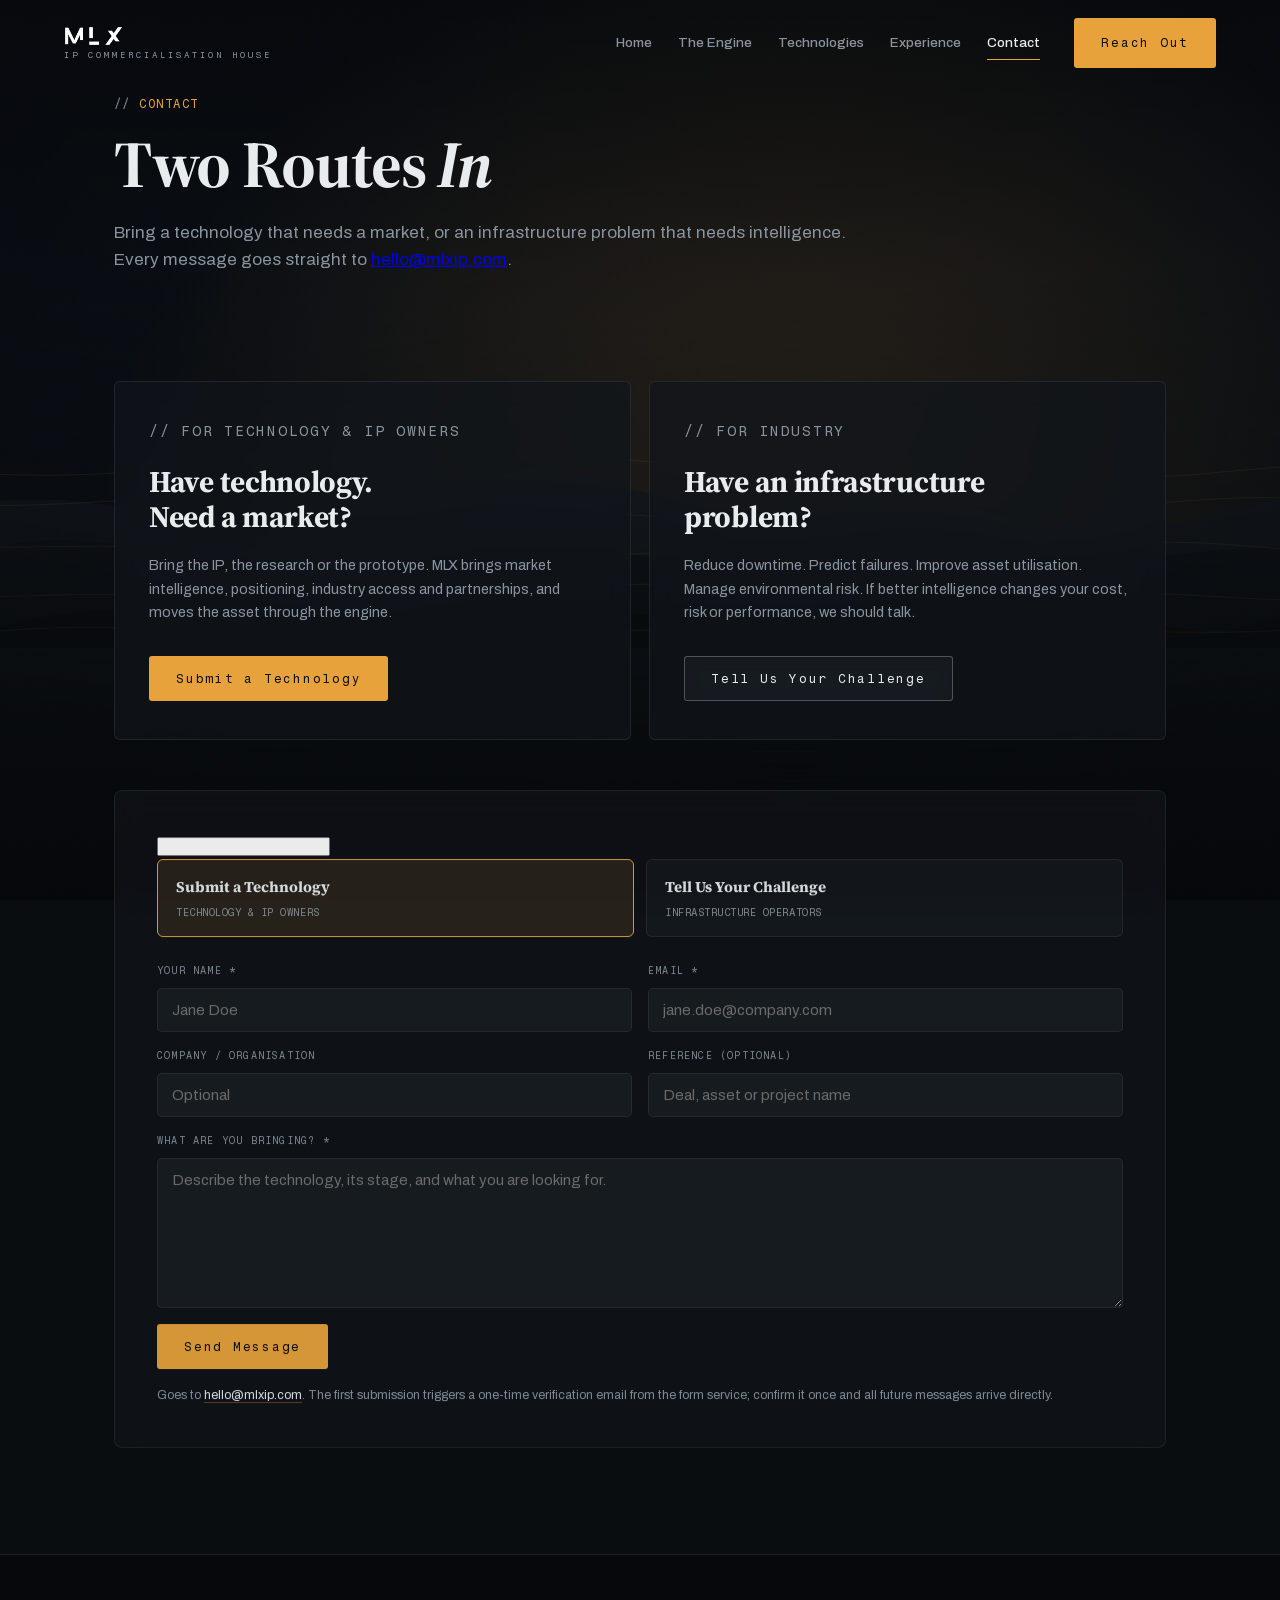
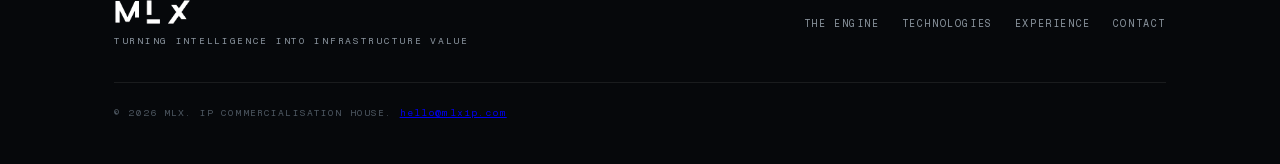
<file: contact.html>
<!DOCTYPE html>
<html lang="en">
<head>
<meta charset="UTF-8" />
<meta name="viewport" content="width=device-width, initial-scale=1.0" />
<title>MLX | Contact</title>
<meta name="description" content="Send MLX a technology submission or an infrastructure challenge. Every message goes to hello@mlxip.com." />
<link rel="preconnect" href="https://fonts.googleapis.com" />
<link rel="preconnect" href="https://fonts.gstatic.com" crossorigin />
<link rel="stylesheet" href="https://fonts.googleapis.com/css2?family=Source+Serif+4:opsz,wght@8..60,400;8..60,500;8..60,600;8..60,700&display=swap" />
<link rel="stylesheet" href="css/styles.css?v=4" />
<link rel="icon" type="image/png" sizes="32x32" href="assets/favicon/favicon-32.png" />
<link rel="icon" type="image/png" sizes="64x64" href="assets/favicon/favicon-64.png" />
<link rel="apple-touch-icon" href="assets/favicon/apple-touch-icon.png" />
<meta property="og:type" content="website" />
<meta property="og:site_name" content="MLX" />
<meta property="og:title" content="MLX | Contact" />
<meta property="og:description" content="Send MLX a technology submission or an infrastructure challenge. Every message goes to hello@mlxip.com." />
<meta property="og:url" content="https://mlxip.com/contact.html" />
<meta property="og:image" content="https://mlxip.com/assets/logo/mlx-og.png" />
</head>
<body>

<video id="bg-video" muted playsinline preload="auto" loop></video>
<canvas id="bg-canvas"></canvas>
<div class="bg-vignette"></div>
<div class="bg-grain"></div>

<!-- Navigation -->
<header class="nav">
  <a class="nav__mark" href="index.html" data-scroll>
    <img class="nav__logo" src="assets/logo/mlx-mark-white.png" alt="MLX" width="884" height="300" />
    <span class="nav__mark-sub">IP Commercialisation House</span>
  </a>
  <nav class="nav__links">
    <a href="index.html">Home</a>
    <a href="index.html#engine">The Engine</a>
    <a href="index.html#portfolio">Technologies</a>
    <a href="index.html#team">Experience</a>
    <a href="#mail-form" data-scroll class="nav__is-active">Contact</a>
  </nav>
  <a class="btn btn--accent nav__cta" href="#mail-form" data-scroll>Reach Out</a>
  <button class="nav__burger" id="nav-burger" aria-label="Menu"><span></span><span></span><span></span></button>
</header>

<div class="nav-mobile" id="nav-mobile">
  <a href="index.html">Home</a>
  <a href="index.html#engine">The Engine</a>
  <a href="index.html#portfolio">Technologies</a>
  <a href="index.html#team">Experience</a>
  <a href="#mail-form" data-scroll class="nav-mobile__cta">Contact</a>
</div>

<main>

  <section class="contact-hero">
    <p class="mono tag reveal">CONTACT</p>
    <h1 class="reveal">Two Routes <em>In</em></h1>
    <p class="contact-hero__sub reveal">
      Bring a technology that needs a market, or an infrastructure problem that needs intelligence.
      Every message goes straight to <a href="mailto:hello@mlxip.com">hello@mlxip.com</a>.
    </p>
  </section>

  <section class="section" id="mail-form">
    <div class="grid grid--2 reveal">
      <article class="card card--route">
        <p class="mono tag">FOR TECHNOLOGY &amp; IP OWNERS</p>
        <h3>Have technology.<br />Need a market?</h3>
        <p>Bring the IP, the research or the prototype. MLX brings market intelligence, positioning, industry access and partnerships, and moves the asset through the engine.</p>
        <button type="button" class="btn btn--accent" data-intent="technology">Submit a Technology</button>
      </article>
      <article class="card card--route">
        <p class="mono tag">FOR INDUSTRY</p>
        <h3>Have an infrastructure<br />problem?</h3>
        <p>Reduce downtime. Predict failures. Improve asset utilisation. Manage environmental risk. If better intelligence changes your cost, risk or performance, we should talk.</p>
        <button type="button" class="btn btn--ghost" data-intent="challenge">Tell Us Your Challenge</button>
      </article>
    </div>

    <form id="contact-form" class="contact-form reveal" action="https://formsubmit.co/hello@mlxip.com" method="POST" target="_blank" novalidate>
      <input type="text" name="_honey" id="honey" class="hp" tabindex="-1" autocomplete="off" aria-hidden="true" />

      <div class="form-intent" role="radiogroup" aria-label="Message type">
        <input type="radio" name="intent" id="intent-tech" value="technology" checked />
        <label for="intent-tech"><b>Submit a Technology</b><small>TECHNOLOGY &amp; IP OWNERS</small></label>
        <input type="radio" name="intent" id="intent-challenge" value="challenge" />
        <label for="intent-challenge"><b>Tell Us Your Challenge</b><small>INFRASTRUCTURE OPERATORS</small></label>
      </div>

      <div class="form-grid">
        <div class="field">
          <span>YOUR NAME *</span>
          <input type="text" name="name" id="f-name" required minlength="2" maxlength="80" placeholder="Jane Doe" autocomplete="name" />
        </div>
        <div class="field">
          <span>EMAIL *</span>
          <input type="email" name="email" id="f-email" required placeholder="jane.doe@company.com" autocomplete="email" />
        </div>
        <div class="field">
          <span>COMPANY / ORGANISATION</span>
          <input type="text" name="company" id="f-company" maxlength="120" placeholder="Optional" autocomplete="organization" />
        </div>
        <div class="field">
          <span>REFERENCE (OPTIONAL)</span>
          <input type="text" name="reference" id="f-ref" maxlength="80" placeholder="Deal, asset or project name" />
        </div>
        <div class="field wide">
          <span id="msg-label">WHAT ARE YOU BRINGING? *</span>
          <textarea name="message" id="f-message" required minlength="10" maxlength="4000" placeholder="Describe the technology, its stage, and what you are looking for."></textarea>
        </div>
      </div>

      <div class="form-actions">
        <button type="submit" class="btn btn--accent">Send Message</button>
        <p class="form-note">Goes to <a href="mailto:hello@mlxip.com">hello@mlxip.com</a>. The first submission triggers a one-time verification email from the form service; confirm it once and all future messages arrive directly.</p>
      </div>

      <p class="form-status" id="form-status" role="status"></p>
    </form>
  </section>

  <footer class="footer">
    <div class="footer__inner">
      <div class="footer__brand">
        <img class="footer__logo" src="assets/logo/mlx-mark-white.png" alt="MLX" width="884" height="300" />
        <p class="mono">TURNING INTELLIGENCE INTO INFRASTRUCTURE VALUE</p>
      </div>
      <nav class="footer__links mono">
        <a href="index.html#engine">THE ENGINE</a>
        <a href="index.html#portfolio">TECHNOLOGIES</a>
        <a href="index.html#team">EXPERIENCE</a>
        <a href="#mail-form" data-scroll>CONTACT</a>
      </nav>
      <p class="footer__copy mono">&copy; 2026 MLX. IP COMMERCIALISATION HOUSE. <a href="mailto:hello@mlxip.com">hello@mlxip.com</a></p>
    </div>
  </footer>

</main>

<script src="js/vendor/gsap.min.js"></script>
<script src="js/vendor/ScrollTrigger.min.js"></script>
<script src="js/vendor/lenis.min.js"></script>
<script src="js/background.js"></script>
<script src="js/contact.js"></script>
</body>
</html>
</file>
<file: css/styles.css>
/* MLX dark design system */

@font-face { font-family:'Archivo'; src:url('fonts/archivo-latin-400.woff2') format('woff2'); font-weight:100 900; font-style:normal; font-display:swap; }
@font-face { font-family:'Fragment Mono'; src:url('fonts/fragment-mono-latin-400.woff2') format('woff2'); font-weight:100 900; font-style:normal; font-display:swap; }

:root {
  --bg:        #0A0D10;
  --bg-2:      #0E1216;
  --panel:     rgba(17, 22, 27, 0.72);
  --panel-hi:  rgba(22, 28, 34, 0.85);
  --line:      rgba(255,255,255,0.08);
  --line-hi:   rgba(232,162,60,0.35);
  --text:      #E8ECEF;
  --muted:     #8A949E;
  --accent:    #E8A23C;
  --accent-hi: #F5BC66;
  --accent-dim:rgba(232,162,60,0.12);
  --font-head: 'Source Serif 4', Georgia, 'Times New Roman', serif;
  --font-body: 'Archivo', 'Helvetica Neue', Arial, sans-serif;
  --font-mono: 'Fragment Mono', 'SF Mono', ui-monospace, Consolas, monospace;
  --maxw: 1180px;
  --pad: clamp(20px, 5vw, 64px);
}

* { margin:0; padding:0; box-sizing:border-box; }
html { scroll-behavior:auto; }
html.lenis, html.lenis body { height:auto; }
.lenis.lenis-smooth { scroll-behavior:auto !important; }

body {
  background:var(--bg);
  color:var(--text);
  font-family:var(--font-body);
  font-size:16px;
  line-height:1.6;
  overflow-x:hidden;
  -webkit-font-smoothing:antialiased;
}

::selection { background:var(--accent); color:#0A0D10; }

/* ---------- fixed background stack ---------- */
#bg-video, #bg-canvas {
  position:fixed; inset:0; width:100%; height:100%;
  object-fit:cover; z-index:0; display:block;
}
#bg-video { opacity:0; transition:opacity 1.2s ease; }
#bg-video.is-active { opacity:1; }
#bg-canvas { transition:opacity 1.2s ease; }
#bg-canvas.is-hidden { opacity:0; }
.bg-vignette {
  position:fixed; inset:0; z-index:1; pointer-events:none;
  background:
    radial-gradient(120% 90% at 50% 0%, transparent 40%, rgba(5,7,9,0.55) 100%),
    linear-gradient(to bottom, rgba(5,7,9,0.35), rgba(5,7,9,0.15) 30%, rgba(5,7,9,0.55) 90%);
}
.bg-grain {
  position:fixed; inset:0; z-index:1; pointer-events:none; opacity:.05; mix-blend-mode:overlay;
  background-image:url("data:image/svg+xml,%3Csvg xmlns='http://www.w3.org/2000/svg' width='140' height='140'%3E%3Cfilter id='n'%3E%3CfeTurbulence type='fractalNoise' baseFrequency='0.9' numOctaves='2'/%3E%3C/filter%3E%3Crect width='140' height='140' filter='url(%23n)'/%3E%3C/svg%3E");
}

main { position:relative; z-index:2; }

/* ---------- type & shared ---------- */
h1,h2,h3 { font-family:var(--font-head); font-weight:700; line-height:1.08; letter-spacing:-0.01em; }
h2 { font-size:clamp(30px, 4.2vw, 52px); }
h2 em, .hero__tagline em { font-style:normal; color:var(--accent); }
h3 { font-size:20px; }
.mono { font-family:var(--font-mono); font-size:12px; letter-spacing:0.12em; }
.tag { color:var(--accent); margin-bottom:16px; display:inline-block; }
.tag::before { content:'// '; color:var(--muted); }

.section { max-width:var(--maxw); margin:0 auto; padding:clamp(90px,12vh,150px) var(--pad); }
.section-head { max-width:720px; margin-bottom:clamp(40px,6vh,64px); }
.section-head__sub { color:var(--muted); margin-top:18px; font-size:17px; }

.btn {
  display:inline-flex; align-items:center; gap:10px;
  font-family:var(--font-mono); font-size:12.5px; letter-spacing:0.14em;
  padding:14px 26px; border-radius:3px; text-decoration:none;
  border:1px solid transparent; cursor:pointer;
  transition:transform .25s ease, box-shadow .25s ease, background .25s ease, color .25s ease, border-color .25s ease;
}
.btn--accent { background:var(--accent); color:#0B0E11; font-weight:500; }
.btn--accent:hover { background:var(--accent-hi); transform:translateY(-2px); box-shadow:0 8px 30px rgba(232,162,60,0.35); }
.btn--ghost { border-color:rgba(255,255,255,0.25); color:var(--text); background:rgba(255,255,255,0.03); backdrop-filter:blur(8px); }
.btn--ghost:hover { border-color:var(--accent); color:var(--accent); transform:translateY(-2px); }

/* ---------- nav ---------- */
.nav {
  position:fixed; top:0; left:0; right:0; z-index:50;
  display:flex; align-items:center; gap:34px;
  padding:18px var(--pad);
  transition:background .4s ease, border-color .4s ease, padding .4s ease;
  border-bottom:1px solid transparent;
}
.nav.is-scrolled {
  background:rgba(8,10,13,0.78); backdrop-filter:blur(14px);
  border-bottom-color:var(--line); padding:12px var(--pad);
}
.nav__mark { text-decoration:none; color:var(--text); display:flex; flex-direction:column; line-height:1.15; margin-right:auto; }
.nav__mark-glyph { font-family:var(--font-head); font-weight:700; font-size:22px; letter-spacing:0.18em; }
.nav__logo { height:20px; width:auto; align-self:flex-start; display:block; margin-bottom:4px; }
.nav__mark-sub { font-family:var(--font-mono); font-size:9px; letter-spacing:0.22em; color:var(--muted); text-transform:uppercase; }
.nav__links { display:flex; gap:26px; }
.nav__links a {
  color:var(--muted); text-decoration:none; font-size:13.5px; font-weight:500;
  transition:color .25s ease; position:relative;
}
.nav__links a::after { content:''; position:absolute; left:0; bottom:-6px; width:0; height:1px; background:var(--accent); transition:width .25s ease; }
.nav__links a.nav__is-active { color:var(--text); }
.nav__links a.nav__is-active::after { width:100%; }
.nav__links a:hover { color:var(--text); }
.nav__links a:hover::after { width:100%; }
.nav__burger { display:none; background:none; border:0; cursor:pointer; flex-direction:column; gap:5px; padding:6px; }
.nav__burger span { display:block; width:22px; height:2px; background:var(--text); transition:.3s; }
.nav-mobile {
  position:fixed; inset:0; z-index:49; background:rgba(7,9,12,0.96); backdrop-filter:blur(18px);
  display:flex; flex-direction:column; justify-content:center; gap:8px; padding:0 var(--pad);
  opacity:0; pointer-events:none; transition:opacity .35s ease;
}
.nav-mobile.is-open { opacity:1; pointer-events:auto; }
.nav-mobile a { font-family:var(--font-head); font-size:30px; color:var(--text); text-decoration:none; padding:10px 0; border-bottom:1px solid var(--line); }
.nav-mobile__cta { color:var(--accent) !important; }

/* ---------- hero ---------- */
.hero {
  min-height:100vh; display:flex; align-items:center;
  max-width:var(--maxw); margin:0 auto; padding:0 var(--pad); position:relative;
}
.hero__inner { max-width:760px; padding-top:8vh; }
.hero__wordmark {
  font-size:clamp(84px, 14vw, 168px); letter-spacing:0.08em; line-height:.95;
  background:linear-gradient(180deg, #F2F5F7 30%, #5C6A76 110%);
  -webkit-background-clip:text; background-clip:text; color:transparent;
  margin:6px 0 10px;
}
.hero__tagline { font-family:var(--font-head); font-weight:500; font-size:clamp(22px, 3vw, 34px); line-height:1.2; margin-bottom:22px; }
.hero__statement { color:var(--muted); max-width:560px; font-size:16.5px; margin-bottom:34px; }
.hero__ctas { display:flex; gap:16px; flex-wrap:wrap; }
.hero__scrollcue {
  position:absolute; bottom:34px; left:var(--pad);
  display:flex; align-items:center; gap:12px; color:var(--muted); font-size:10px;
}
.hero__scrollcue i { display:block; width:1px; height:44px; background:linear-gradient(var(--accent), transparent); animation:cue 2.2s ease-in-out infinite; }
@keyframes cue { 0%,100% { transform:scaleY(.4); opacity:.4; } 50% { transform:scaleY(1); opacity:1; } }

/* ---------- engine ---------- */
.engine { position:relative; }
.engine__pin {
  min-height:100vh; display:flex; flex-direction:column; justify-content:center;
  max-width:var(--maxw); margin:0 auto; padding:12vh var(--pad) 10vh;
}
.engine__layout { display:grid; grid-template-columns:minmax(280px, 380px) 1fr; gap:clamp(30px, 5vw, 70px); align-items:center; }
.engine__funnel { display:flex; flex-direction:column; gap:8px; }
.engine__funnel-bar {
  position:relative; height:clamp(34px, 5.2vh, 52px);
  background:rgba(255,255,255,0.035); border:1px solid var(--line); border-radius:2px;
  transition:border-color .4s, background .4s, box-shadow .4s;
}
.engine__funnel-bar label {
  position:absolute; inset:0; display:flex; align-items:center; padding:0 16px;
  font-family:var(--font-mono); font-size:11.5px; letter-spacing:0.22em; color:var(--muted);
  transition:color .4s;
}
/* trapezoid funnel: each bar narrower than the last */
.engine__funnel-bar:nth-child(1) { width:100%; }
.engine__funnel-bar:nth-child(2) { width:91%; }
.engine__funnel-bar:nth-child(3) { width:82%; }
.engine__funnel-bar:nth-child(4) { width:73%; }
.engine__funnel-bar:nth-child(5) { width:64%; }
.engine__funnel-bar:nth-child(6) { width:55%; }
.engine__funnel-bar.is-active {
  background:linear-gradient(90deg, var(--accent-dim), rgba(232,162,60,0.05));
  border-color:var(--line-hi);
  box-shadow:0 0 24px rgba(232,162,60,0.12) inset;
}
.engine__funnel-bar.is-active label { color:var(--accent); }
.engine__stages { position:relative; min-height:300px; }
.stage {
  position:absolute; inset:0; display:flex; flex-direction:column; justify-content:center;
  opacity:0; transform:translateY(28px); pointer-events:none;
}
.stage.is-active { pointer-events:auto; }
.stage__num { color:var(--accent); font-size:13px; margin-bottom:14px; }
.stage h3 { font-size:clamp(24px, 2.6vw, 34px); margin-bottom:14px; }
.stage p { color:var(--muted); max-width:520px; font-size:16.5px; }
.engine__foot { margin-top:5vh; color:var(--muted); font-size:10.5px; text-align:center; opacity:.7; }

/* ---------- cards ---------- */
.grid { display:grid; gap:18px; }
.grid--4 { grid-template-columns:repeat(4,1fr); }
.grid--3 { grid-template-columns:repeat(3,1fr); }
.grid--2 { grid-template-columns:repeat(2,1fr); }
.card {
  background:var(--panel); border:1px solid var(--line); border-radius:6px;
  padding:28px 26px; backdrop-filter:blur(12px);
  transition:transform .35s ease, border-color .35s ease, background .35s ease;
}
.card:hover { transform:translateY(-5px); border-color:var(--line-hi); background:var(--panel-hi); }
.card__icon { color:var(--accent); font-size:11px; margin-bottom:20px; }
.card h3 { margin-bottom:12px; }
.card p { color:var(--muted); font-size:14.5px; }
.card__meta { list-style:none; margin-top:20px; display:flex; flex-direction:column; gap:7px; }
.card__meta li { font-size:10px; color:var(--muted); letter-spacing:0.14em; }
.card__meta li::before { content:'+ '; color:var(--accent); }
.card--pillar .stage__num { display:inline-block; font-size:26px; color:rgba(232,162,60,0.5); margin-bottom:16px; }

/* ---------- portfolio ---------- */
.portfolio__table { border:1px solid var(--line); border-radius:6px; overflow:hidden; background:var(--panel); backdrop-filter:blur(12px); }
.portfolio__row {
  display:grid; grid-template-columns:1.2fr 1.6fr 1fr 1.1fr 0.8fr; gap:18px;
  padding:24px 26px; border-top:1px solid var(--line); align-items:center;
}
.portfolio__row--head { border-top:0; padding:14px 26px; font-size:10px; color:var(--muted); background:rgba(255,255,255,0.02); letter-spacing:0.16em; }
.portfolio__row--head span:not(:first-child) { border-left:1px solid var(--line); padding-left:18px; }
.portfolio__row:not(.portfolio__row--head):hover { background:rgba(255,255,255,0.02); }
.portfolio__tech strong { font-family:var(--font-head); font-size:18px; display:block; }
.portfolio__tech small { color:var(--muted); font-size:9.5px; letter-spacing:0.18em; }
.portfolio__row > span:not(.portfolio__tech) { color:var(--muted); font-size:13.5px; }
.portfolio__path { font-size:10px !important; letter-spacing:0.1em; color:var(--text) !important; }
.portfolio__muted { opacity:.55; }
.status {
  font-style:normal; font-family:var(--font-mono); font-size:9.5px; letter-spacing:0.16em;
  padding:6px 12px; border-radius:2px; white-space:nowrap; display:inline-block;
}
.status--live { color:var(--accent); border:1px solid var(--line-hi); background:var(--accent-dim); }
.status--live::before { content:''; display:inline-block; width:6px; height:6px; border-radius:50%; background:var(--accent); margin-right:8px; animation:pulse 2s infinite; }
.status--pending { color:var(--muted); border:1px solid var(--line); }
@keyframes pulse { 0%,100% { opacity:1; } 50% { opacity:.3; } }
.portfolio__cta { margin-top:40px; display:flex; align-items:center; gap:24px; flex-wrap:wrap; }
.portfolio__cta p { color:var(--muted); font-size:15px; }

/* ---------- insights ---------- */
.insights__empty {
  border:1px dashed rgba(255,255,255,0.16); border-radius:6px; padding:70px 30px;
  text-align:center; color:var(--muted); background:rgba(255,255,255,0.015);
}
.insights__empty .mono { color:var(--accent); letter-spacing:0.3em; margin-bottom:12px; }
.insights__pulse {
  width:10px; height:10px; border-radius:50%; background:var(--accent); margin:0 auto 22px;
  animation:pulse 2s infinite;
}

/* ---------- contact page ---------- */
.contact-hero { max-width:var(--maxw); margin:0 auto; padding:clamp(70px,10vh,130px) var(--pad) 0; }
.contact-hero h1 { font-size:clamp(38px,5.2vw,66px); line-height:1.04; letter-spacing:-0.02em; }
.contact-hero__sub { color:var(--muted); font-size:17px; max-width:780px; margin-top:20px; }

/* ---------- contact form ---------- */
.contact-form {
  background:var(--panel); border:1px solid var(--line); border-radius:8px;
  padding:clamp(26px,3.4vw,42px); backdrop-filter:blur(12px); margin-top:48px;
}
.form-intent { display:flex; gap:12px; flex-wrap:wrap; }
.form-intent input { position:absolute; opacity:0; pointer-events:none; }
.form-intent label {
  flex:1 1 0; min-width:210px; padding:15px 18px; cursor:pointer; color:var(--text);
  background:rgba(255,255,255,0.03); border:1px solid var(--line); border-radius:6px;
  transition:border-color .2s ease, background .2s ease;
}
.form-intent label:hover { border-color:var(--line-hi); }
.form-intent input:checked + label { border-color:var(--accent); background:var(--accent-dim); }
.form-intent label b { font-family:var(--font-head); font-weight:700; font-size:15px; display:block; }
.form-intent label small { font-family:var(--font-mono); font-size:10.5px; color:var(--muted); display:block; margin-top:6px; letter-spacing:0.05em; }
.form-grid { display:grid; grid-template-columns:repeat(2,1fr); gap:16px; margin-top:26px; }
.field { position:relative; }
.field.wide { grid-column:1 / -1; }
.field > span { display:block; font-family:var(--font-mono); font-size:10px; letter-spacing:0.12em; color:var(--muted); margin-bottom:9px; }
.field input, .field textarea {
  width:100%; background:rgba(255,255,255,0.045); border:1px solid var(--line); border-radius:5px;
  color:var(--text); padding:13px 14px; font-family:var(--font-body); font-size:15px;
  transition:border-color .2s ease, box-shadow .2s ease;
}
.field input:focus, .field textarea:focus { outline:none; border-color:var(--accent); box-shadow:0 0 0 2px rgba(232,162,60,0.12); }
.field textarea { min-height:150px; resize:vertical; }
.form-actions { display:flex; align-items:center; gap:16px; flex-wrap:wrap; margin-top:8px; }
.form-note { color:var(--muted); font-size:12.5px; }
.form-note a { color:var(--text); text-decoration:none; border-bottom:1px solid var(--line-hi); }
.form-note a:hover { color:var(--accent); }
.form-status { display:none; margin-top:18px; font-size:14.5px; }
.form-status.show { display:block; }
.form-status.ok { color:#93C19E; }
.form-status.err { color:#DF8A6B; }
@media (max-width:760px) {
  .form-intent { flex-direction:column; }
  .form-grid { grid-template-columns:1fr; }
}

/* ---------- contact routes (home + page) ---------- */
.card--route { padding:38px 34px; display:flex; flex-direction:column; align-items:flex-start; gap:6px; }
.card--route h3 { font-size:clamp(24px, 2.4vw, 30px); margin-bottom:14px; line-height:1.15; }
.card--route p:not(.tag) { color:var(--muted); margin-bottom:26px; }
.card--route .btn { margin-top:auto; }

/* ---------- footer ---------- */
.footer { border-top:1px solid var(--line); background:rgba(6,8,10,0.72); backdrop-filter:blur(10px); position:relative; z-index:2; }
.footer__inner {
  max-width:var(--maxw); margin:0 auto; padding:44px var(--pad);
  display:flex; align-items:center; gap:34px; flex-wrap:wrap;
}
.footer__brand { margin-right:auto; }
.footer__logo { height:26px; width:auto; max-width:100%; display:block; }
.footer__brand p { color:var(--muted); font-size:9.5px; margin-top:8px; letter-spacing:0.18em; }
.footer__links { display:flex; gap:22px; }
.footer__links a { color:var(--muted); text-decoration:none; font-size:10px; letter-spacing:0.16em; transition:color .25s; }
.footer__links a:hover { color:var(--accent); }
.footer__copy { color:#4E5862; font-size:9.5px; width:100%; padding-top:22px; border-top:1px solid var(--line); }

/* ---------- reveal defaults (JS overrides) ---------- */
.reveal { opacity:0; transform:translateY(26px); }

/* ---------- responsive ---------- */
@media (max-width: 1020px) {
  .grid--4 { grid-template-columns:repeat(2,1fr); }
  .grid--3 { grid-template-columns:1fr; }
  .grid--2 { grid-template-columns:1fr; }
  .engine__layout { grid-template-columns:1fr; gap:40px; }
  .engine__stages { min-height:240px; }
  .nav__links, .nav__cta { display:none; }
  .nav__burger { display:flex; }
}
@media (max-width: 760px) {
  .grid--4 { grid-template-columns:1fr; }
  .portfolio__row { grid-template-columns:1fr; gap:10px; padding:20px; }
  .portfolio__row--head { display:none; }
  .portfolio__row > span::before { content:attr(data-th); display:block; font-family:var(--font-mono); font-size:9px; letter-spacing:0.2em; color:var(--accent); margin-bottom:4px; }
  .portfolio__path { font-size:10px; }
  .engine__funnel-bar label { font-size:10px; }
  .hero__ctas .btn { width:100%; justify-content:center; }
}
@media (prefers-reduced-motion: reduce) {
  .hero__scrollcue i, .insights__pulse, .status--live::before { animation:none; }
}
</file>
